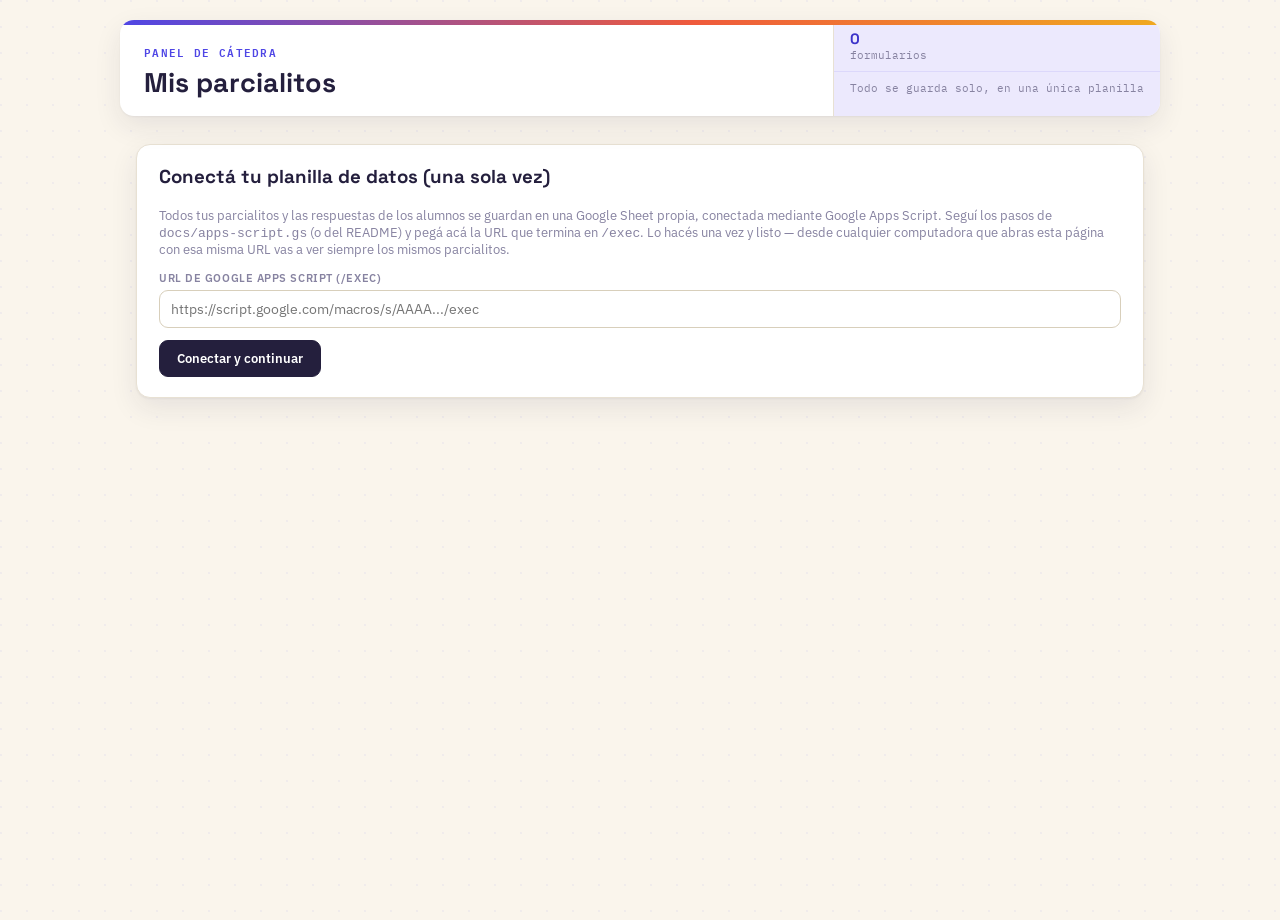
<file: index.html>
<!DOCTYPE html>
<html lang="es">
<head>
<meta charset="UTF-8">
<meta name="viewport" content="width=device-width, initial-scale=1">
<title>Mis parcialitos</title>
<link rel="preconnect" href="https://fonts.googleapis.com">
<link href="https://fonts.googleapis.com/css2?family=Space+Grotesk:wght@500;600;700&family=IBM+Plex+Sans:wght@400;500;600&family=IBM+Plex+Mono:wght@400;500;600&display=swap" rel="stylesheet">
<link rel="stylesheet" href="assets/style.css">
</head>
<body>

<div class="titleblock">
  <div class="titleblock__main">
    <p class="titleblock__eyebrow">Panel de cátedra</p>
    <h1 class="titleblock__title">Mis parcialitos</h1>
  </div>
  <div class="titleblock__meta">
    <div><b id="tb-count">0</b>formularios</div>
    <div><span>Todo se guarda solo, en una única planilla</span></div>
  </div>
</div>

<div class="app">

  <!-- ============ CONFIGURACIÓN INICIAL (solo la primera vez en este navegador) ============ -->
  <div id="setup-view" style="display:none;">
    <div class="export-card">
      <h3>Conectá tu planilla de datos (una sola vez)</h3>
      <p style="font-size:13px; color:var(--muted);">
        Todos tus parcialitos y las respuestas de los alumnos se guardan en una
        Google Sheet propia, conectada mediante Google Apps Script. Seguí los
        pasos de <code>docs/apps-script.gs</code> (o del README) y pegá acá la
        URL que termina en <code>/exec</code>. Lo hacés una vez y listo — desde
        cualquier computadora que abras esta página con esa misma URL vas a ver
        siempre los mismos parcialitos.
      </p>
      <label class="field-label">URL de Google Apps Script (/exec)</label>
      <input type="text" id="setup-url" placeholder="https://script.google.com/macros/s/AAAA.../exec">
      <button class="btn btn-primary" id="btn-save-url" style="margin-top:12px;">Conectar y continuar</button>
      <p id="setup-error" class="warn-banner" style="display:none; margin-top:12px;"></p>
    </div>
  </div>

  <!-- ============ DASHBOARD ============ -->
  <div id="dashboard-view" style="display:none;">
    <div class="toolbar">
      <span class="hint">Cada tarjeta es un parcialito completo: preguntas, puntaje, comisiones, QR y resultados.</span>
      <div style="display:flex; gap:8px;">
        <a class="btn" href="notas.html">📊 Libro de notas acumulado</a>
        <a class="btn" href="alumnos.html">🎓 Números de alumno</a>
        <button class="btn btn-ghost" id="btn-change-url">⚙ Cambiar planilla</button>
      </div>
    </div>
    <p id="orden-status" style="font-size:12px; color:var(--muted); margin:-6px 0 14px;">Arrastrá las tarjetas para ordenarlas: ese es el orden de las columnas del Libro de notas.</p>
    <div class="forms-grid" id="forms-grid"></div>
  </div>

</div>

<script src="assets/common.js"></script>
<script>
function fmtDate(iso) {
  if (!iso) return "";
  const d = new Date(iso);
  return d.toLocaleDateString("es-AR") + " " + d.toLocaleTimeString("es-AR", { hour: "2-digit", minute: "2-digit" });
}

async function init() {
  if (!getApiUrl()) { showSetup(); return; }
  await loadDashboard();
}

function showSetup(errorMsg) {
  document.getElementById("setup-view").style.display = "block";
  document.getElementById("dashboard-view").style.display = "none";
  if (errorMsg) {
    const el = document.getElementById("setup-error");
    el.style.display = "block"; el.textContent = errorMsg;
  }
}

document.getElementById("btn-save-url").addEventListener("click", async () => {
  const url = document.getElementById("setup-url").value.trim();
  if (!url) return;
  setApiUrl(url);
  document.getElementById("btn-save-url").textContent = "Probando conexión…";
  document.getElementById("btn-save-url").disabled = true;
  try {
    const res = await apiListForms();
    if (!res.ok) throw new Error(res.error || "Respuesta inesperada");
    await loadDashboard();
  } catch (err) {
    showSetup("No se pudo conectar: " + err.message + ". Revisá que la URL esté completa y que la implementación de Apps Script esté publicada como \"Cualquier usuario\".");
    document.getElementById("btn-save-url").textContent = "Conectar y continuar";
    document.getElementById("btn-save-url").disabled = false;
  }
});

document.getElementById("btn-change-url").addEventListener("click", () => {
  document.getElementById("setup-url").value = getApiUrl();
  showSetup();
});

async function loadDashboard() {
  document.getElementById("setup-view").style.display = "none";
  document.getElementById("dashboard-view").style.display = "block";
  const grid = document.getElementById("forms-grid");
  grid.innerHTML = '<p class="empty-note">Cargando parcialitos…</p>';

  let forms = [];
  try {
    const res = await apiListForms();
    if (!res.ok) throw new Error(res.error);
    forms = sortFormsByOrden(res.forms || [], (a, b) => new Date(b.updatedAt || b.createdAt) - new Date(a.updatedAt || a.createdAt));
  } catch (err) {
    grid.innerHTML = `<p class="empty-note">No se pudo cargar la lista (${escapeHtml(err.message)}).</p>`;
    return;
  }

  document.getElementById("tb-count").textContent = forms.length;
  grid.innerHTML = "";

  forms.forEach((form) => {
    const card = document.createElement("div");
    card.className = "form-card";
    card.draggable = true;
    card.dataset.id = form.id;
    card.innerHTML = `
      <span class="form-card__tick">${questionCountOf(form)} preg. · ${totalPointsOf(form)} pts</span>
      <div class="form-card__title">${escapeHtml(form.title || "Sin título")}</div>
      <div class="form-card__meta">
        <span>${(form.comisiones || []).length} comisión(es)</span>
        <span>Editado ${fmtDate(form.updatedAt || form.createdAt)}</span>
        <span class="result-badge ${computeEffectiveExamStatus(form) === "abierto" ? "ok" : "bad"}">${computeEffectiveExamStatus(form) === "abierto" ? "● Abierto" : "● Cerrado"}</span>
      </div>
      <div class="form-card__actions">
        <button class="btn btn-small btn-primary" data-act="edit">Editar</button>
        <button class="btn btn-small" data-act="publish">Publicar / QR</button>
        <button class="btn btn-small" data-act="results">Resultados</button>
        <button class="btn btn-small" data-act="duplicate">Duplicar</button>
        <button class="btn btn-small btn-danger" data-act="delete">Borrar</button>
      </div>`;
    card.querySelector('[data-act="edit"]').addEventListener("click", (e) => { e.stopPropagation(); location.href = "editor.html?id=" + form.id; });
    card.querySelector('[data-act="publish"]').addEventListener("click", (e) => { e.stopPropagation(); location.href = "editor.html?id=" + form.id + "&tab=publish"; });
    card.querySelector('[data-act="results"]').addEventListener("click", (e) => { e.stopPropagation(); location.href = "resultados.html?id=" + form.id; });
    card.querySelector('[data-act="duplicate"]').addEventListener("click", async (e) => {
      e.stopPropagation();
      const btn = e.currentTarget; btn.disabled = true; btn.textContent = "Duplicando…";
      const copy = JSON.parse(JSON.stringify(form));
      copy.id = uid("form");
      copy.title = (form.title || "Sin título") + " (copia)";
      copy.examStatus = "cerrado";
      copy.scheduledOpenAt = null;
      copy.scheduledCloseAt = null;
      copy.createdAt = new Date().toISOString();
      delete copy.updatedAt;
      delete copy.orden;
      await apiSaveForm(copy);
      location.href = "editor.html?id=" + copy.id;
    });
    card.querySelector('[data-act="delete"]').addEventListener("click", async (e) => {
      e.stopPropagation();
      if (!confirm(`¿Borrar "${form.title}"?`)) return;
      const btn = e.currentTarget;
      const borrarRespuestas = confirm(
        `¿También querés borrar TODAS las respuestas ya guardadas de "${form.title}"?\n\n` +
        `Aceptar = se borra el formulario Y todas sus respuestas (no se puede deshacer).\n` +
        `Cancelar = se borra solo el formulario, las respuestas quedan guardadas igual.`
      );
      btn.disabled = true; btn.textContent = "Borrando…";
      try {
        if (borrarRespuestas) {
          const res = await apiDeleteAllResponsesForForm(form.id);
          if (!res.ok) throw new Error(res.error || "No se pudieron borrar las respuestas.");
        }
        await apiDeleteForm(form.id);
        loadDashboard();
      } catch (err) {
        alert(`Ocurrió un problema: ${err.message || err}. Revisá que la implementación de Apps Script esté actualizada (Implementar → Nueva versión) y volvé a intentar.`);
        btn.disabled = false; btn.textContent = "Borrar";
      }
    });
    card.addEventListener("click", () => { location.href = "editor.html?id=" + form.id; });
    grid.appendChild(card);
  });

  /* ---------- arrastrar para ordenar ---------- */
  const ordenStatus = document.getElementById("orden-status");
  const ordenHint = "Arrastrá las tarjetas para ordenarlas: ese es el orden de las columnas del Libro de notas.";
  ordenStatus.textContent = ordenHint;
  let dragged = null;

  async function guardarOrden() {
    const ids = Array.from(grid.querySelectorAll(".form-card")).map((c) => c.dataset.id);
    const byId = {};
    forms.forEach((f) => { byId[f.id] = f; });
    const cambios = [];
    ids.forEach((id, i) => {
      const f = byId[id];
      if (f && f.orden !== i) { f.orden = i; cambios.push(f); }
    });
    if (cambios.length === 0) return;
    ordenStatus.textContent = "Guardando orden…";
    try {
      for (const f of cambios) {
        const res = await apiSaveForm(f);
        if (res && res.ok === false) throw new Error(res.error || "error desconocido");
      }
      ordenStatus.textContent = "Orden guardado ✓";
      setTimeout(() => { ordenStatus.textContent = ordenHint; }, 2500);
    } catch (err) {
      ordenStatus.textContent = "⚠ No se pudo guardar el orden: " + (err.message || err);
    }
  }

  grid.querySelectorAll(".form-card").forEach((card) => {
    card.addEventListener("dragstart", (e) => {
      dragged = card;
      card.classList.add("dragging");
      e.dataTransfer.effectAllowed = "move";
      e.dataTransfer.setData("text/plain", card.dataset.id);
    });
    card.addEventListener("dragover", (e) => {
      e.preventDefault();
      if (!dragged || dragged === card) return;
      const r = card.getBoundingClientRect();
      const antes = e.clientX < r.left + r.width / 2;
      grid.insertBefore(dragged, antes ? card : card.nextSibling);
    });
    card.addEventListener("drop", (e) => e.preventDefault());
    card.addEventListener("dragend", () => {
      card.classList.remove("dragging");
      if (dragged) { dragged = null; guardarOrden(); }
    });
  });

  const newCard = document.createElement("button");
  newCard.className = "new-form-card";
  newCard.textContent = "+ Nuevo parcialito en blanco";
  newCard.addEventListener("click", async () => {
    newCard.disabled = true; newCard.textContent = "Creando…";
    const f = makeBlankForm();
    await apiSaveForm(f);
    location.href = "editor.html?id=" + f.id;
  });
  grid.appendChild(newCard);

  const exampleCard = document.createElement("button");
  exampleCard.className = "new-form-card";
  exampleCard.innerHTML = "+ Empezar desde la plantilla de ejemplo";
  exampleCard.addEventListener("click", async () => {
    exampleCard.disabled = true; exampleCard.textContent = "Creando…";
    const f = defaultExampleForm();
    await apiSaveForm(f);
    location.href = "editor.html?id=" + f.id;
  });
  grid.appendChild(exampleCard);
}

init();
</script>
</body>
</html>
</file>
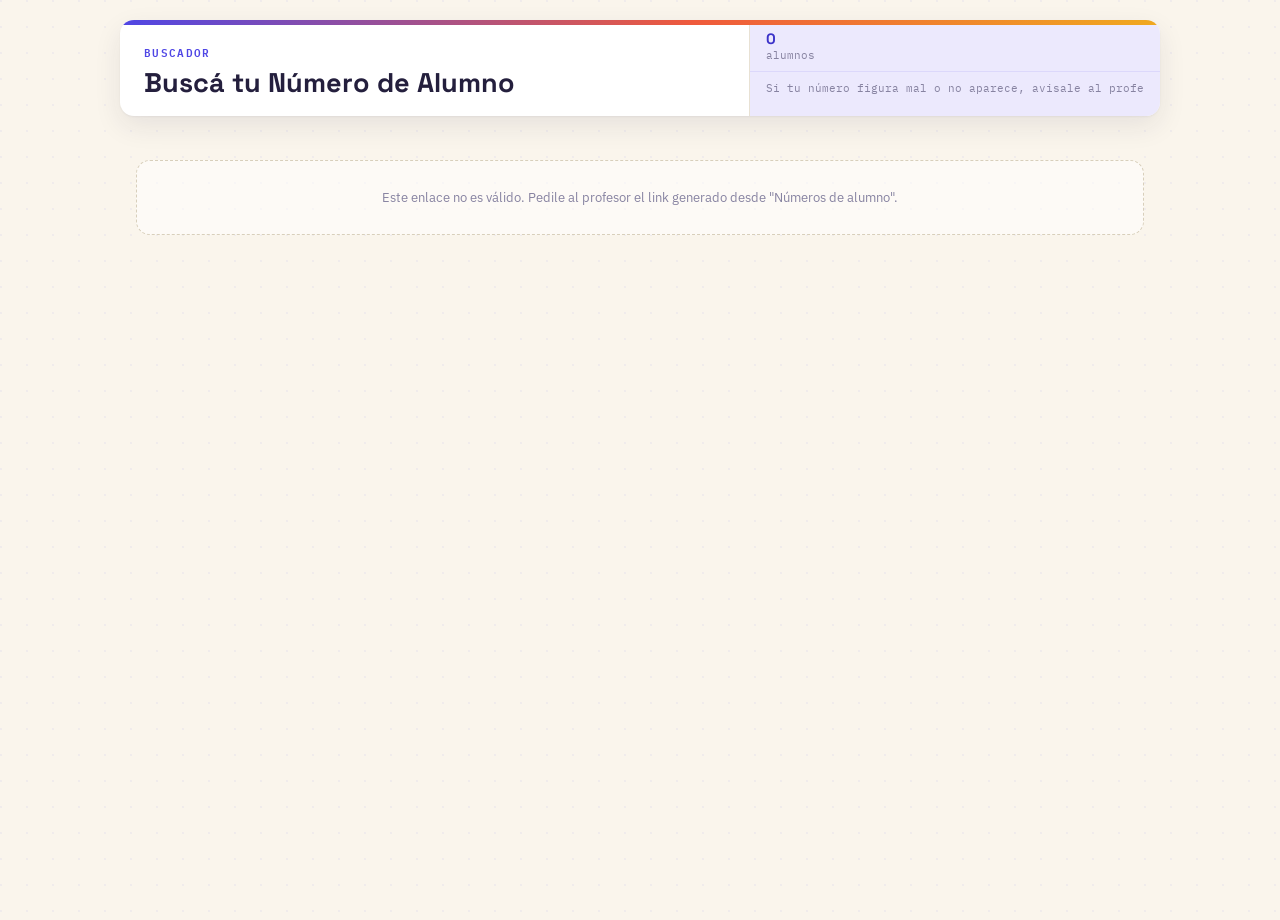
<file: alumnos-publicas.html>
<!DOCTYPE html>
<html lang="es">
<head>
<meta charset="UTF-8">
<meta name="viewport" content="width=device-width, initial-scale=1">
<title>Buscá tu número de alumno</title>
<link rel="preconnect" href="https://fonts.googleapis.com">
<link href="https://fonts.googleapis.com/css2?family=Space+Grotesk:wght@500;600;700&family=IBM+Plex+Sans:wght@400;500;600&family=IBM+Plex+Mono:wght@400;500;600&display=swap" rel="stylesheet">
<link rel="stylesheet" href="assets/style.css">
</head>
<body>

<div class="titleblock">
  <div class="titleblock__main">
    <p class="titleblock__eyebrow">Buscador</p>
    <h1 class="titleblock__title">Buscá tu Número de Alumno</h1>
  </div>
  <div class="titleblock__meta">
    <div><b id="tb-count">0</b>alumnos</div>
    <div><span>Si tu número figura mal o no aparece, avisale al profe</span></div>
  </div>
</div>

<div class="app">
  <div class="results-toolbar">
    <select id="filter-carrera"><option value="">Todas las carreras</option></select>
    <select id="filter-comision"><option value="">Todas las comisiones</option></select>
    <input type="text" id="filter-texto" placeholder="Buscate por apellido, nombre o N° de alumno…">
  </div>
  <div id="alumnos-container"><p class="empty-note">Cargando…</p></div>
</div>

<script src="assets/common.js"></script>
<script src="assets/alumnos-publicas.js"></script>
</body>
</html>
</file>
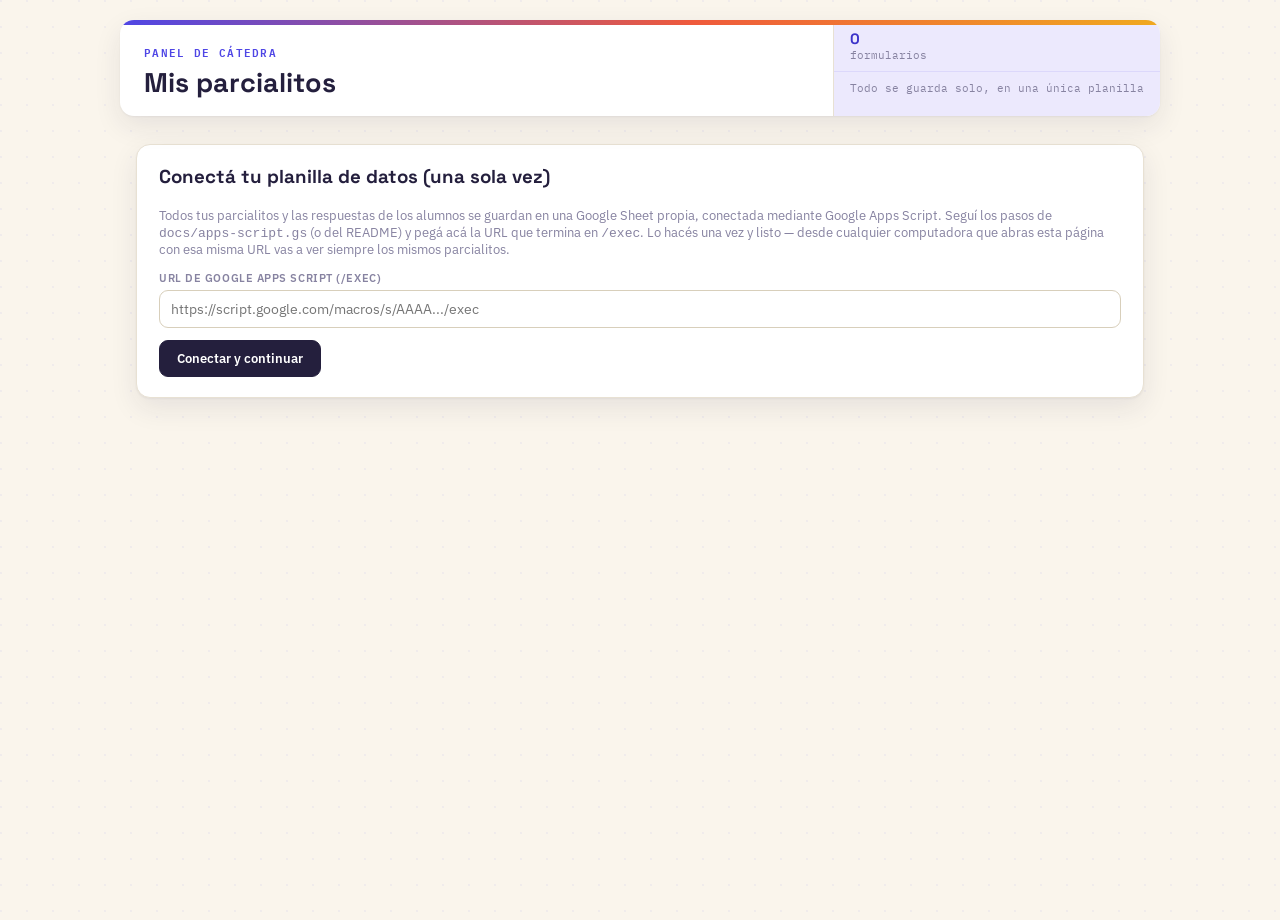
<file: alumnos.html>
<!DOCTYPE html>
<html lang="es">
<head>
<meta charset="UTF-8">
<meta name="viewport" content="width=device-width, initial-scale=1">
<title>Números de alumno</title>
<link rel="preconnect" href="https://fonts.googleapis.com">
<link href="https://fonts.googleapis.com/css2?family=Space+Grotesk:wght@500;600;700&family=IBM+Plex+Sans:wght@400;500;600&family=IBM+Plex+Mono:wght@400;500;600&display=swap" rel="stylesheet">
<link rel="stylesheet" href="assets/style.css">
</head>
<body>

<div class="titleblock">
  <div class="titleblock__main">
    <p class="titleblock__eyebrow"><a href="index.html" style="color:var(--blue); text-decoration:none;">← Mis parcialitos</a></p>
    <h1 class="titleblock__title">Números de alumno</h1>
  </div>
  <div class="titleblock__meta">
    <div><b id="tb-count">0</b>alumnos</div>
    <div><span>Sincronizado en vivo con el formulario de inscripción</span></div>
  </div>
</div>

<div class="app">

  <!-- ============ CONFIGURACIÓN DE LA PLANILLA DE INSCRIPCIÓN ============ -->
  <div id="config-view" style="display:none;">
    <div class="export-card">
      <h3>Conectá el formulario de inscripción</h3>
      <p style="font-size:13px; color:var(--muted);">
        Esta sección lee, en el momento, la planilla de respuestas de tu
        Google Form de inscripción — no se copia nada acá. Si más adelante
        corregís un N° de alumno directamente en esa planilla, se va a ver
        actualizado enseguida, sin que tengas que hacer nada en este sitio.
      </p>
      <p style="font-size:13px; color:var(--muted);">
        <b>Cómo conseguir el ID:</b> abrí la planilla de respuestas del
        formulario (Google Sheets), mirá la URL — es la parte entre
        <code>/d/</code> y <code>/edit</code>:<br>
        <code>docs.google.com/spreadsheets/d/<b>ESTE-ES-EL-ID</b>/edit</code><br>
        Tiene que estar compartida (aunque sea como lector) con la misma
        cuenta de Google con la que implementaste el Apps Script.
      </p>
      <label class="field-label">ID de la planilla de respuestas</label>
      <input type="text" id="config-sheet-id" placeholder="Ej: 1AbCdEfGhIjKlMnOpQrStUvWxYz...">
      <label class="field-label">Nombre de la pestaña (opcional — si no la sabés, dejalo vacío y se usa la primera)</label>
      <input type="text" id="config-tab-name" placeholder='Ej: "Respuestas de formulario 1"'>
      <button class="btn btn-primary" id="btn-save-config" style="margin-top:12px;">Conectar y continuar</button>
      <p id="config-error" class="warn-banner" style="display:none; margin-top:12px;"></p>
    </div>
  </div>

  <!-- ============ TABLA DE ALUMNOS ============ -->
  <div id="alumnos-view" style="display:none;">
    <div class="results-toolbar">
      <select id="filter-carrera"><option value="">Todas las carreras</option></select>
      <select id="filter-comision"><option value="">Todas las comisiones</option></select>
      <select id="filter-condicion"><option value="">1er. Año y Recursantes</option></select>
      <input type="text" id="filter-texto" placeholder="Buscar por apellido, nombre o N° de alumno…">
      <button class="btn" id="btn-refresh">↻ Actualizar</button>
      <button class="btn btn-accent" id="btn-share-public">🔗 Compartir con alumnos</button>
      <button class="btn btn-ghost" id="btn-change-config">⚙ Cambiar planilla</button>
    </div>
    <div id="public-share-card" style="display:none;"></div>
    <p class="hint" style="font-size:12px; color:var(--muted); margin:-6px 0 14px;">
      La Comisión se completa sola con la que el alumno eligió al rendir su primer parcialito (marcada como <b>✓ auto</b>). Para los que todavía no rindieron nada, podés asignarla vos acá a mano — en cuanto rindan su primer parcialito, se va a reemplazar sola por la real.
    </p>
    <div id="alumnos-container"><p class="empty-note">Cargando…</p></div>
  </div>

</div>

<script src="assets/common.js"></script>
<script src="assets/alumnos.js"></script>
</body>
</html>
</file>
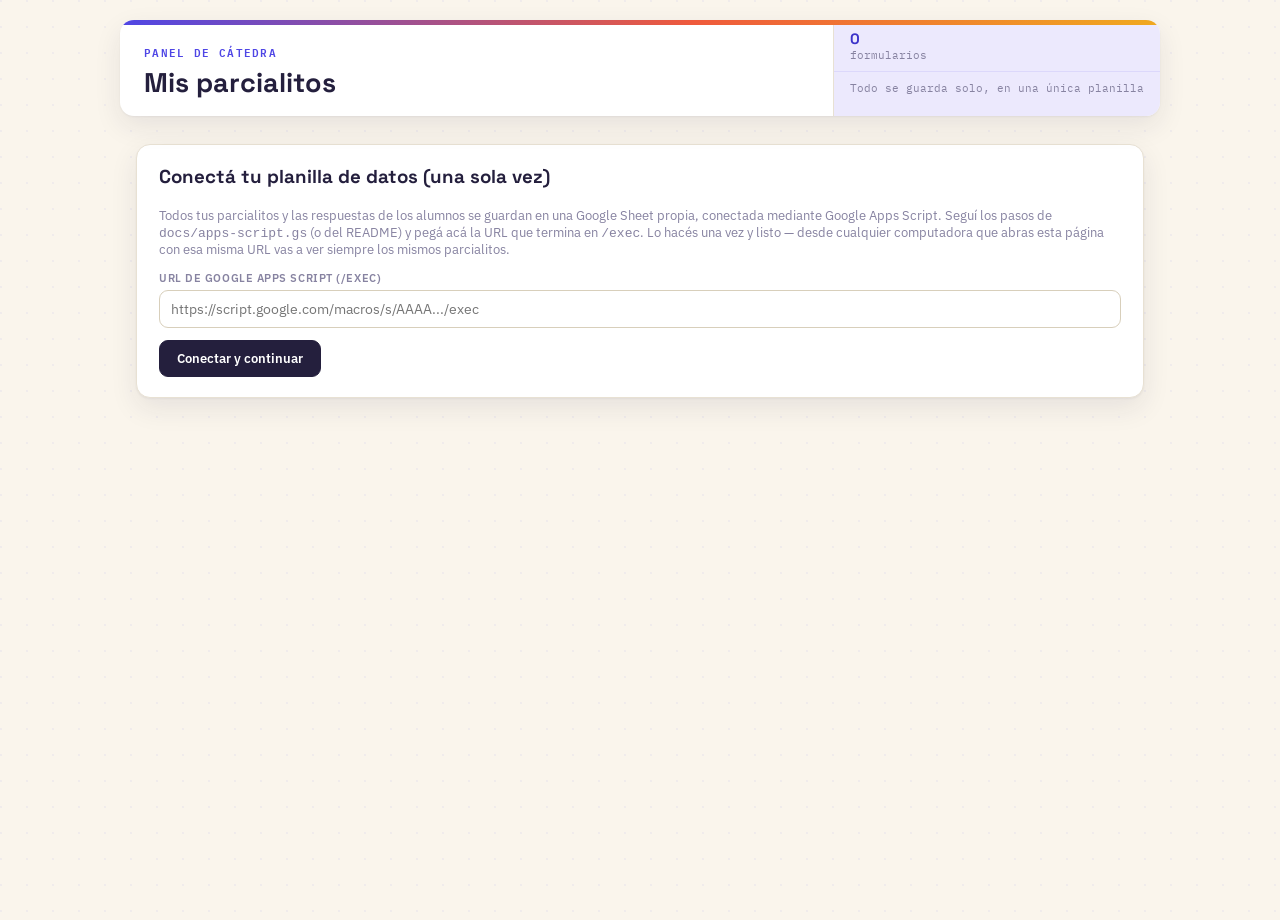
<file: editor.html>
<!DOCTYPE html>
<html lang="es">
<head>
<meta charset="UTF-8">
<meta name="viewport" content="width=device-width, initial-scale=1">
<title>Editor de parcialito</title>
<link rel="preconnect" href="https://fonts.googleapis.com">
<link href="https://fonts.googleapis.com/css2?family=Space+Grotesk:wght@500;600;700&family=IBM+Plex+Sans:wght@400;500;600&family=IBM+Plex+Mono:wght@400;500;600&display=swap" rel="stylesheet">
<link rel="stylesheet" href="assets/style.css">
</head>
<body>

<div class="titleblock">
  <div class="titleblock__main">
    <p class="titleblock__eyebrow"><a href="index.html" style="color:var(--blue); text-decoration:none;">← Mis parcialitos</a></p>
    <h1 class="titleblock__title" id="tb-title">Cargando…</h1>
  </div>
  <div class="titleblock__meta">
    <div><b id="tb-count">0</b>preguntas</div>
    <div><b id="tb-points">0 pts</b>puntaje total</div>
    <div><span id="save-status">Cargando…</span></div>
  </div>
</div>

<nav class="ruler-tabs">
  <button class="active" data-view="view-editor">01 · Editor</button>
  <button data-view="view-intro">02 · Inicio del alumno</button>
  <button data-view="view-take">03 · Vista previa</button>
  <button data-view="view-publish">04 · Publicar / QR</button>
</nav>

<div class="app">

  <!-- ============ EDITOR ============ -->
  <section id="view-editor" class="view active">
    <div class="toolbar">
      <span class="hint">Los cambios se guardan solos (mirá el indicador de arriba a la derecha).</span>
    </div>

    <div class="section-card" style="margin-bottom:22px;">
      <div class="section-card__head" style="background:var(--accent-soft);">
        <span class="section-tick" style="border-color:var(--accent); color:var(--accent);">TÍTULO Y CONFIGURACIÓN</span>
      </div>
      <div class="section-card__body">
        <label class="field-label">Título del parcialito</label>
        <input type="text" id="form-title">
        <label class="field-label">Subtítulo / tema</label>
        <input type="text" id="form-subtitle">

        <label class="field-label">Carreras (el alumno elige la suya al empezar)</label>
        <div class="tag-input" id="carreras-input"></div>

        <label class="field-label">Comisiones / turnos (cada una tiene su propio QR — vas a proyectar el que corresponda)</label>
        <div class="tag-input" id="comisiones-input"></div>

        <label class="field-label">Tiempo límite para responder (minutos, opcional)</label>
        <input type="number" id="form-timelimit" min="1" placeholder="Sin límite de tiempo" style="max-width:180px;">
      </div>
    </div>

    <div id="builder-sections"></div>
  </section>

  <!-- ============ PANTALLA DE INICIO DEL ALUMNO ============ -->
  <section id="view-intro" class="view">
    <div class="toolbar">
      <span class="hint">Así arrancás la pantalla que ve el alumno antes de responder — mensaje de bienvenida y qué datos le pedís.</span>
    </div>

    <div class="section-card" style="margin-bottom:22px;">
      <div class="section-card__head" style="background:var(--accent-soft);">
        <span class="section-tick" style="border-color:var(--accent); color:var(--accent);">MENSAJE DE BIENVENIDA</span>
      </div>
      <div class="section-card__body">
        <label class="field-label">Texto que ve el alumno antes de empezar</label>
        <textarea id="intro-welcome" style="min-height:70px;"></textarea>
      </div>
    </div>

    <div class="section-card" style="margin-bottom:22px;">
      <div class="section-card__head">
        <span class="section-tick">DATOS ESTANDARIZADOS</span>
      </div>
      <div class="section-card__body">
        <div class="checkrow"><input type="checkbox" id="intro-show-nombre"><label for="intro-show-nombre">&nbsp;Apellido y Nombre</label></div>
        <div class="checkrow" style="margin-top:8px;"><input type="checkbox" disabled checked><label>&nbsp;N° de Alumno (siempre activo — es el identificador del sistema, no se puede desactivar)</label></div>
        <div class="checkrow" style="margin-top:8px;"><input type="checkbox" id="intro-show-mail"><label for="intro-show-mail">&nbsp;Mail</label></div>
      </div>
    </div>

    <div class="section-card">
      <div class="section-card__head">
        <span class="section-tick">CAMPOS PROPIOS</span>
      </div>
      <div class="section-card__body">
        <div id="intro-custom-fields"></div>
        <div class="add-question-row">
          <button class="btn btn-small" id="btn-add-intro-text">+ Campo de texto</button>
          <button class="btn btn-small" id="btn-add-intro-choice">+ Campo de opciones</button>
        </div>
      </div>
    </div>
  </section>

  <!-- ============ VISTA PREVIA ============ -->
  <section id="view-take" class="view">
    <div class="toolbar">
      <span class="hint">Así lo ve el alumno. Probá la corrección antes de publicar (acá no se guarda nada en la planilla).</span>
    </div>
    <div id="take-root"></div>
  </section>

  <!-- ============ PUBLICAR ============ -->
  <section id="view-publish" class="view">
    <div class="toolbar">
      <span class="hint">Un QR distinto por cada comisión — proyectá el que corresponda según quién esté rindiendo.</span>
    </div>

    <div class="export-card" style="margin-bottom:20px;">
      <h3>Control del parcial</h3>
      <p style="font-size:13px;color:var(--muted);">Mientras esté <b>cerrado</b>, los alumnos que escaneen cualquiera de los QR ven una pantalla de espera y no pueden cargar respuestas. Iniciá cuando estés listo en el aula, y finalizá cuando se acabe el tiempo — a partir de ahí no se acepta ningún envío más.</p>
      <div style="display:flex; align-items:center; gap:14px; margin-top:10px; flex-wrap:wrap;">
        <span id="exam-status-badge" class="result-badge">—</span>
        <button class="btn btn-accent" id="btn-start-exam">▶ Iniciar parcial</button>
        <button class="btn btn-danger" id="btn-end-exam">■ Finalizar parcial</button>
      </div>
      <label class="field-label" style="margin-top:16px;">Horario automático general (opcional — aplica a todas las comisiones que no tengan un horario propio más abajo)</label>
      <div style="display:flex; gap:14px; flex-wrap:wrap;">
        <div>
          <label class="field-label" style="margin-top:0;">Apertura</label>
          <input type="datetime-local" id="exam-open-at">
        </div>
        <div>
          <label class="field-label" style="margin-top:0;">Cierre</label>
          <input type="datetime-local" id="exam-close-at">
        </div>
        <div style="align-self:flex-end;">
          <button class="btn btn-small btn-ghost" id="btn-clear-schedule">Quitar horario, volver a manual</button>
        </div>
      </div>
    </div>

    <div id="publish-warning"></div>
    <div class="forms-grid" id="qr-per-comision"></div>

    <div class="export-card" style="margin-top:20px;">
      <h3>Respaldo</h3>
      <p style="font-size:13px; color:var(--muted);">El formulario ya vive en tu planilla central, esto es solo por si querés un respaldo aparte.</p>
      <button class="btn btn-primary" id="btn-download-json">⬇ Descargar copia .json</button>
      <label class="field-label" style="margin-top:16px;">Ver resultados</label>
      <button class="btn" id="btn-go-results">Abrir panel de resultados →</button>
    </div>
  </section>

</div>

<script src="assets/common.js"></script>
<script src="assets/editor.js"></script>
</body>
</html>
</file>
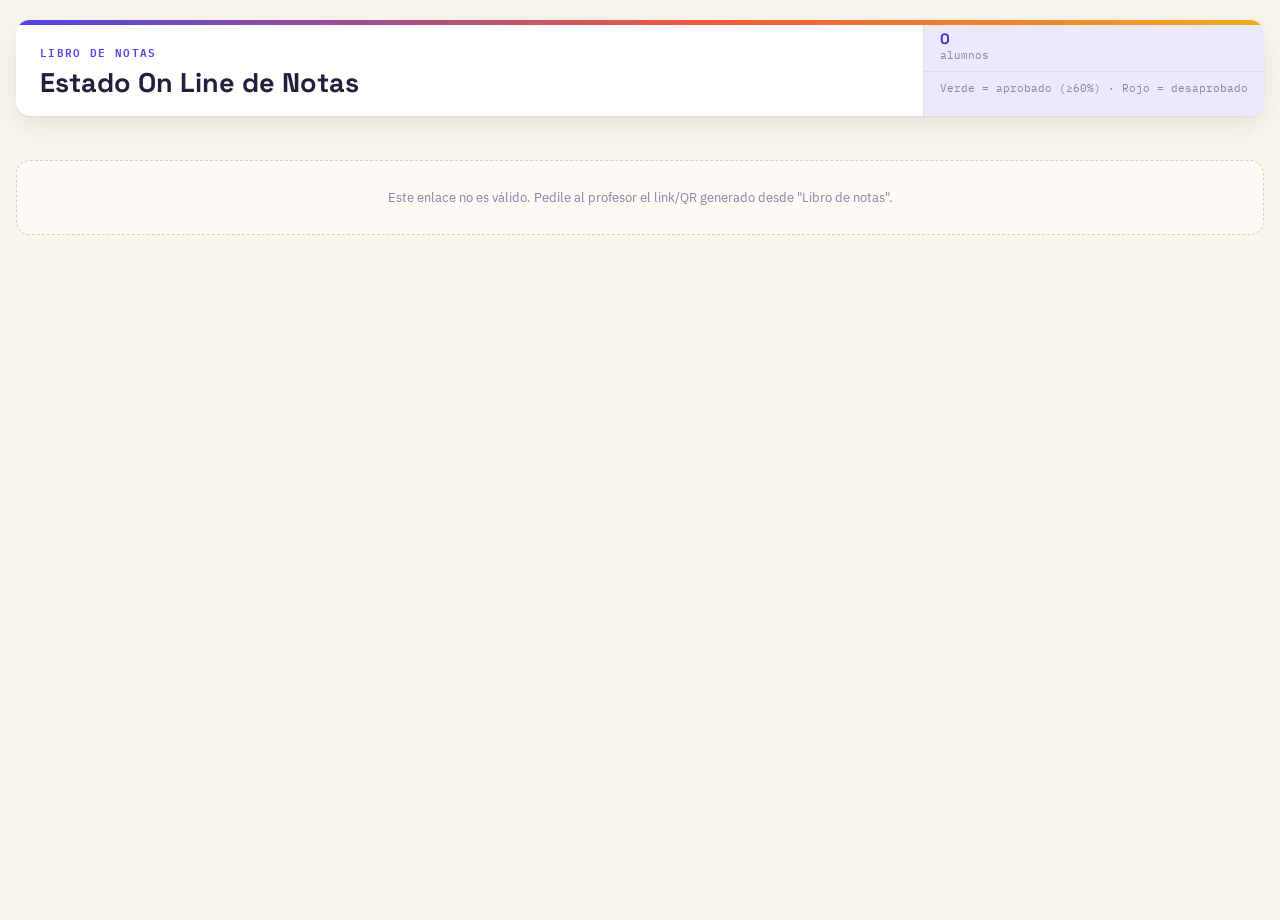
<file: notas-publicas.html>
<!DOCTYPE html>
<html lang="es">
<head>
<meta charset="UTF-8">
<meta name="viewport" content="width=device-width, initial-scale=1">
<title>Notas</title>
<link rel="preconnect" href="https://fonts.googleapis.com">
<link href="https://fonts.googleapis.com/css2?family=Space+Grotesk:wght@500;600;700&family=IBM+Plex+Sans:wght@400;500;600&family=IBM+Plex+Mono:wght@400;500;600&display=swap" rel="stylesheet">
<link rel="stylesheet" href="assets/style.css">
</head>
<body>

<div class="titleblock">
  <div class="titleblock__main">
    <p class="titleblock__eyebrow">Libro de notas</p>
    <h1 class="titleblock__title">Estado On Line de Notas</h1>
  </div>
  <div class="titleblock__meta">
    <div><b id="tb-count">0</b>alumnos</div>
    <div><span>Verde = aprobado (≥60%) · Rojo = desaprobado</span></div>
  </div>
</div>

<div class="app">
  <div class="results-toolbar">
    <select id="filter-comision"><option value="">Todas las comisiones</option></select>
    <input type="text" id="filter-nombre" placeholder="Buscate por nombre o N° de alumno…">
    <button class="btn" id="btn-refresh">↻ Actualizar</button>
  </div>
  <div id="notas-container"><p class="empty-note">Cargando…</p></div>
</div>

<script src="assets/common.js"></script>
<script src="assets/notas-publicas.js"></script>
</body>
</html>
</file>
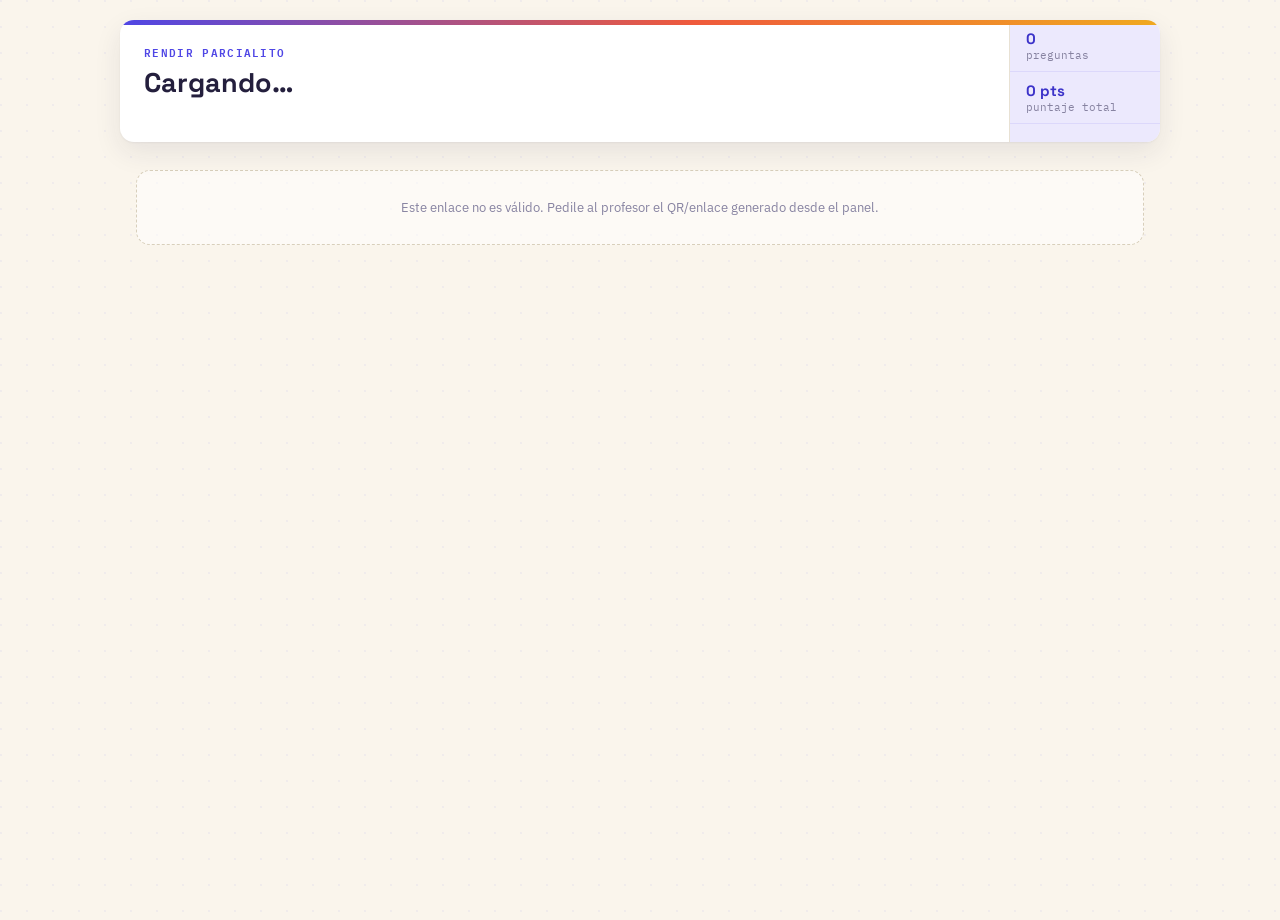
<file: take.html>
<!DOCTYPE html>
<html lang="es">
<head>
<meta charset="UTF-8">
<meta name="viewport" content="width=device-width, initial-scale=1">
<title>Rendir parcialito</title>
<link rel="preconnect" href="https://fonts.googleapis.com">
<link href="https://fonts.googleapis.com/css2?family=Space+Grotesk:wght@500;600;700&family=IBM+Plex+Sans:wght@400;500;600&family=IBM+Plex+Mono:wght@400;500;600&display=swap" rel="stylesheet">
<link rel="stylesheet" href="assets/style.css">
<style>
  body{ -webkit-user-select:none; user-select:none; } /* disuade copiar texto, no bloquea capturas */
</style>
</head>
<body oncontextmenu="return false;">

<div class="watermark-layer" id="watermark"></div>

<div class="titleblock">
  <div class="titleblock__main">
    <p class="titleblock__eyebrow">Rendir parcialito</p>
    <h1 class="titleblock__title" id="tb-title">Cargando…</h1>
  </div>
  <div class="titleblock__meta">
    <div><b id="tb-count">0</b>preguntas</div>
    <div><b id="tb-points">0 pts</b>puntaje total</div>
    <div><span id="tb-subtitle"></span></div>
  </div>
</div>

<div class="app">
  <div id="identity-root"><p class="empty-note">Cargando el parcialito…</p></div>
  <div id="take-root" style="display:none;"></div>
</div>

<script src="assets/common.js"></script>
<script>
const qp = new URLSearchParams(location.search);
const takeFormId = qp.get("id");
const takeApiUrl = qp.get("api") ? decodeURIComponent(qp.get("api")) : "";
const fixedComision = qp.get("comision") ? decodeURIComponent(qp.get("comision")) : "";
const SUBMITTED_KEY_PREFIX = "parcialito_submitted_";

let form = null;
let tabSwitchesByQuestion = {};
let tabSwitchesGeneral = 0;
let currentQuestionId = null;
let timerInterval = null;
const identityRoot = document.getElementById("identity-root");
const takeRoot = document.getElementById("take-root");

async function boot() {
  if (!takeFormId || !takeApiUrl) {
    identityRoot.innerHTML = '<div class="empty-note">Este enlace no es válido. Pedile al profesor el QR/enlace generado desde el panel.</div>';
    return;
  }
  try {
    const data = await apiGetExplicit(takeApiUrl, "getform", { formId: takeFormId });
    if (!data.ok) throw new Error(data.error || "No se encontró el parcialito");
    form = data.form;
  } catch (err) {
    identityRoot.innerHTML = `<div class="empty-note">No se pudo cargar el parcialito (${escapeHtml(String(err.message || err))}). Probá de nuevo o avisale al profesor.</div>`;
    return;
  }

  document.getElementById("tb-title").textContent = form.title || "Parcialito";
  document.getElementById("tb-subtitle").textContent = form.subtitle || "";
  const allQuestions = form.sections.flatMap((s) => s.questions);
  const totalPoints = allQuestions.reduce((a, q) => a + (Number(q.points) || 0), 0);
  document.getElementById("tb-count").textContent = allQuestions.length;
  document.getElementById("tb-points").textContent = totalPoints + " pts";

  const already = localStorage.getItem(SUBMITTED_KEY_PREFIX + form.id);
  if (already) {
    try {
      const info = JSON.parse(already);
      identityRoot.innerHTML = "";
      const panel = document.createElement("div");
      panel.className = "score-panel";
      panel.innerHTML = `<span>Ya enviaste tu respuesta</span><span class="num">${info.nota != null ? formatNotaValue(info.nota) : formatNota(info.score, info.totalPoints)}</span>`;
      identityRoot.appendChild(panel);
      return;
    } catch (e) { /* si el dato local está corrupto, seguimos como si no hubiera nada */ }
  }

  if (computeEffectiveExamStatus(form, fixedComision) !== "abierto") {
    renderWaitingRoom();
  } else {
    renderIdentity();
  }
}

function renderWaitingRoom() {
  identityRoot.innerHTML = `
    <div class="empty-note">
      <p style="margin:0 0 6px;font-family:var(--font-display);font-size:16px;color:var(--ink);">El profesor todavía no inició el parcial</p>
      <p style="margin:0;">Esta pantalla se actualiza sola — dejala abierta, no hace falta que hagas nada.</p>
    </div>`;
  setTimeout(async () => {
    try {
      const data = await apiGetExplicit(takeApiUrl, "getform", { formId: takeFormId });
      if (data.ok) form = data.form;
    } catch (e) { /* reintenta igual en el próximo ciclo */ }
    if (computeEffectiveExamStatus(form, fixedComision) === "abierto") renderIdentity();
    else renderWaitingRoom();
  }, 4000);
}

function renderIdentity() {
  identityRoot.innerHTML = "";
  const cfg = form.introConfig || { welcomeMessage: "", showApellidoNombre: true, showMail: false, customFields: [] };
  const card = document.createElement("div");
  card.className = "take-question";
  card.innerHTML = `<div class="take-question__label">${formatRichText(escapeHtml(cfg.welcomeMessage || "Antes de empezar"))}</div>`;

  let nameInp = null, numInp = null, mailInp = null, carreraSel = null;

  function buildField(labelText, inputType, extraInputProps) {
    const field = document.createElement("div");
    field.innerHTML = `<label class="field-label">${escapeHtml(labelText)}</label>`;
    const inp = document.createElement("input");
    inp.type = inputType;
    if (extraInputProps) Object.assign(inp, extraInputProps);
    field.appendChild(inp);
    card.appendChild(field);
    return inp;
  }

  if (cfg.showApellidoNombre !== false) {
    nameInp = buildField("Apellido/s y Nombre/s", "text");
  }

  numInp = buildField("N° de alumno (3 dígitos, ej. 007)", "text", { inputMode: "numeric", maxLength: 3 });

  if (cfg.showMail) {
    mailInp = buildField("Mail", "email");
  }

  const checkWrap = document.createElement("div");
  checkWrap.style.cssText = "margin-top:4px;";
  const checkBtn = document.createElement("button");
  checkBtn.type = "button"; checkBtn.className = "btn btn-small"; checkBtn.textContent = "Comprobar mis datos";
  const checkMsg = document.createElement("div");
  checkMsg.style.cssText = "font-size:12px; margin-top:6px;";
  checkBtn.addEventListener("click", async () => {
    const numVal = numInp.value.trim();
    const nameVal = nameInp ? nameInp.value.trim() : "";
    const mailVal = mailInp ? mailInp.value.trim() : "";

    let paramKey, value;
    if (/^\d{3}$/.test(numVal)) { paramKey = "numeroAlumno"; value = numVal; }
    else if (nameVal) { paramKey = "nombre"; value = nameVal; }
    else if (mailVal) { paramKey = "mail"; value = mailVal; }
    else {
      checkMsg.textContent = "Completá tu N° de alumno (3 dígitos), tu nombre o tu mail para poder comprobar.";
      checkMsg.style.color = "var(--accent-strong)";
      return;
    }

    checkBtn.disabled = true;
    const prevText = checkBtn.textContent;
    checkBtn.textContent = "Buscando…";
    try {
      const res = await apiGetExplicit(takeApiUrl, "lookupstudent", { [paramKey]: value });
      if (res.ok && res.found) {
        if (nameInp && res.nombre) nameInp.value = res.nombre;
        if (numInp && res.numeroAlumno) numInp.value = res.numeroAlumno;
        if (carreraSel && res.carrera) carreraSel.value = res.carrera;
        if (mailInp && res.mail) mailInp.value = res.mail;
        checkMsg.textContent = "Te reconocimos de un parcialito anterior — completamos tus datos. Podés corregir cualquier campo si hace falta.";
        checkMsg.style.color = "var(--good)";
      } else {
        const labels = { numeroAlumno: "el N° de alumno", nombre: "el nombre", mail: "el mail" };
        checkMsg.textContent = `No encontramos ${labels[paramKey]} "${value}" registrado. Revisá que esté bien escrito, o completá tus datos manualmente.`;
        checkMsg.style.color = "var(--accent-strong)";
      }
    } catch (e) {
      checkMsg.textContent = "No se pudo comprobar en este momento.";
      checkMsg.style.color = "var(--accent-strong)";
    }
    checkBtn.disabled = false; checkBtn.textContent = prevText;
  });
  checkWrap.appendChild(checkBtn);
  checkWrap.appendChild(checkMsg);
  card.appendChild(checkWrap);

  const customInputs = [];
  (cfg.customFields || []).forEach((field) => {
    const fieldWrap = document.createElement("div");
    fieldWrap.innerHTML = `<label class="field-label">${escapeHtml(field.label || "Campo")}</label>`;
    if (field.type === "choice") {
      const sel = document.createElement("select");
      sel.style.cssText = "width:100%; border:1px solid var(--line-strong); border-radius:2px; padding:8px 10px; font-size:14px;";
      const empty = document.createElement("option"); empty.value = ""; empty.textContent = "Elegí una opción…";
      sel.appendChild(empty);
      (field.options || []).forEach((o) => { const op = document.createElement("option"); op.value = o.text; op.textContent = o.text; sel.appendChild(op); });
      fieldWrap.appendChild(sel);
      customInputs.push({ field, getValue: () => sel.value });
    } else {
      const inp = document.createElement("input"); inp.type = "text";
      fieldWrap.appendChild(inp);
      customInputs.push({ field, getValue: () => inp.value.trim() });
    }
    card.appendChild(fieldWrap);
  });

  if (form.carreras && form.carreras.length > 0) {
    const carreraField = document.createElement("div");
    carreraField.innerHTML = `<label class="field-label">Carrera</label>`;
    carreraSel = document.createElement("select");
    carreraSel.style.cssText = "width:100%; border:1px solid var(--line-strong); border-radius:2px; padding:8px 10px; font-size:14px;";
    const emptyCarreraOpt = document.createElement("option"); emptyCarreraOpt.value = ""; emptyCarreraOpt.textContent = "Elegí tu carrera…";
    carreraSel.appendChild(emptyCarreraOpt);
    form.carreras.forEach((c) => { const o = document.createElement("option"); o.value = c; o.textContent = c; carreraSel.appendChild(o); });
    carreraField.appendChild(carreraSel);
    card.appendChild(carreraField);
  }

  const comField = document.createElement("div");
  let comSel = null;
  if (fixedComision) {
    comField.innerHTML = `<label class="field-label">Comisión</label><div class="warn-banner" style="background:var(--blue-soft); border-color:var(--blue); color:var(--blue);">${escapeHtml(fixedComision)}</div>`;
  } else {
    comField.innerHTML = `<label class="field-label">Comisión</label>`;
    comSel = document.createElement("select");
    comSel.style.cssText = "width:100%; border:1px solid var(--line-strong); border-radius:2px; padding:8px 10px; font-size:14px;";
    const emptyOpt = document.createElement("option"); emptyOpt.value = ""; emptyOpt.textContent = "Elegí tu comisión…";
    comSel.appendChild(emptyOpt);
    (form.comisiones || []).forEach((c) => { const o = document.createElement("option"); o.value = c; o.textContent = c; comSel.appendChild(o); });
    comField.appendChild(comSel);
  }
  card.appendChild(comField);

  const startBtn = document.createElement("button");
  startBtn.className = "btn btn-accent"; startBtn.style.marginTop = "14px";
  startBtn.textContent = "Empezar";
  startBtn.addEventListener("click", async () => {
    const nombre = nameInp ? nameInp.value.trim() : "";
    const numeroAlumno = numInp.value.trim();
    const comision = fixedComision || (comSel ? comSel.value : "");
    const carrera = carreraSel ? carreraSel.value : "";
    const mail = mailInp ? mailInp.value.trim() : "";

    if (cfg.showApellidoNombre !== false && !nombre) { alert("Completá tu Apellido y Nombre para continuar."); return; }
    if (!/^\d{3}$/.test(numeroAlumno)) { alert("El N° de alumno tiene que tener exactamente 3 dígitos (ejemplo: 007)."); return; }
    if (!comision) { alert("Elegí tu comisión para continuar."); return; }
    if (carreraSel && !carrera) { alert("Elegí tu carrera para continuar."); return; }
    if (cfg.showMail && !mail) { alert("Completá tu mail para continuar."); return; }
    for (const ci of customInputs) {
      if (!ci.getValue()) { alert(`Completá "${ci.field.label || "el campo"}" para continuar.`); return; }
    }

    const extra = {};
    customInputs.forEach((ci) => { extra[ci.field.label || ci.field.id] = ci.getValue(); });
    const identity = { nombre, numeroAlumno, comision, carrera, mail, extra };

    startBtn.disabled = true; startBtn.textContent = "Verificando…";
    try {
      const data = await apiGetExplicit(takeApiUrl, "check", { formId: form.id, numeroAlumno, comision });
      if (data.submitted) {
        identityRoot.innerHTML = '<div class="warn-banner">Este número de alumno ya tiene una respuesta (o asistencia) registrada para este parcialito en esta comisión. No se puede volver a rendir.</div>';
        return;
      }
    } catch (e) {
      console.warn("No se pudo verificar reingreso, se continúa igual.", e);
    }

    /* Apenas arranca — antes de mostrarle ninguna pregunta — queda
       registrado que asistió (fila "asistencia sin rendir", sin nota). Si
       más adelante entrega el parcial, esa misma fila se completa con su
       puntaje y nota reales. Si se va sin terminar, queda tal cual: asistió,
       no rindió — no hace falta que haga nada más ni que elija nada.
       Usa fetchJsonWithRetry_ (con reintentos) en vez de un fetch simple,
       porque justo acá es donde más alumnos pegan al mismo tiempo (todos
       arrancando juntos). */
    try {
      await fetchJsonWithRetry_(takeApiUrl, {
        method: "POST",
        headers: { "Content-Type": "text/plain;charset=utf-8" },
        body: JSON.stringify({
          action: "confirmarasistencia", formId: form.id, formTitle: form.title,
          comision, carrera, numeroAlumno, nombre, mail, extra,
        }),
      });
    } catch (e) {
      console.warn("No se pudo registrar la asistencia por separado — si entrega el parcial, va a quedar guardado igual con el envío final.", e);
    }

    setupWatermark(nombre || numeroAlumno, numeroAlumno);
    identityRoot.style.display = "none";
    takeRoot.style.display = "block";
    renderTake(identity);
  });
  card.appendChild(startBtn);
  identityRoot.appendChild(card);
}

function setupWatermark(nombre, numeroAlumno) {
  const wm = document.getElementById("watermark");
  const text = `${nombre} · ${numeroAlumno}`;
  for (let i = 0; i < 24; i++) {
    const span = document.createElement("span"); span.textContent = text; wm.appendChild(span);
  }
}

document.addEventListener("visibilitychange", () => {
  if (!document.hidden) return;
  if (currentQuestionId) tabSwitchesByQuestion[currentQuestionId] = (tabSwitchesByQuestion[currentQuestionId] || 0) + 1;
  else tabSwitchesGeneral++;
});

function renderTake(identity) {
  takeRoot.innerHTML = "";
  const answers = {};
  const allQuestions = form.sections.flatMap((s) => s.questions.map((q) => Object.assign({}, q, { __sectionTitle: s.title })));
  const totalPoints = allQuestions.reduce((a, q) => a + (Number(q.points) || 0), 0);
  let qIndex = 0;
  let timerBadge = null;

  if (form.timeLimitMinutes) {
    timerBadge = document.createElement("div");
    timerBadge.className = "timer-badge"; timerBadge.id = "timer-badge";
    let secondsLeft = form.timeLimitMinutes * 60;
    updateTimer();
    timerInterval = setInterval(() => {
      secondsLeft--; updateTimer();
      if (secondsLeft <= 0) { clearInterval(timerInterval); doSubmit(true); }
    }, 1000);
    function updateTimer() {
      const m = Math.floor(secondsLeft / 60), s = secondsLeft % 60;
      timerBadge.textContent = `⏱ ${m}:${String(s).padStart(2, "0")}`;
      timerBadge.classList.toggle("warn", secondsLeft <= 60);
    }
  }

  history.pushState({ take: true, q: 0 }, "", location.href);
  window.addEventListener("popstate", () => { history.pushState({ take: true, q: qIndex }, "", location.href); });

  renderQuestionPage();

  function renderQuestionPage() {
    takeRoot.innerHTML = "";
    if (timerBadge) takeRoot.appendChild(timerBadge);

    const progress = document.createElement("div");
    progress.style.cssText = "font-family:var(--font-mono);font-size:12px;color:var(--muted);margin-bottom:10px;";
    progress.textContent = `Pregunta ${qIndex + 1} de ${allQuestions.length}`;
    takeRoot.appendChild(progress);

    const q = allQuestions[qIndex];
    currentQuestionId = q.id;

    const secTitle = document.createElement("div");
    secTitle.style.cssText = "font-family:var(--font-display);font-weight:600;font-size:13px;color:var(--blue-strong);margin-bottom:6px;";
    secTitle.textContent = q.__sectionTitle;
    takeRoot.appendChild(secTitle);

    const card = document.createElement("div");
    card.className = "take-question"; card.dataset.qid = q.id;
    const lbl = document.createElement("div");
    lbl.className = "take-question__label";
    if (q.type === "fill_blank") {
      answers[q.id] = answers[q.id] || [];
      parseFillBlankLabel(q.label || "").forEach((part) => {
        if (part.type === "text") {
          const span = document.createElement("span");
          span.innerHTML = formatRichText(escapeHtml(part.value));
          lbl.appendChild(span);
        } else {
          const inp = document.createElement("input");
          inp.type = "text";
          inp.style.cssText = "display:inline-block; width:130px; margin:0 4px; padding:4px 6px; font-size:14px; border:1px solid var(--line-strong); border-radius:2px;";
          inp.value = answers[q.id][part.n - 1] || "";
          inp.addEventListener("input", () => { answers[q.id][part.n - 1] = inp.value; });
          lbl.appendChild(inp);
        }
      });
    } else {
      lbl.innerHTML = formatRichText(escapeHtml(q.label || "(sin enunciado)"));
    }
    card.appendChild(lbl);
    const pts = document.createElement("div");
    pts.className = "take-question__points"; pts.textContent = `Valor: ${q.points} punto(s)`;
    if (q.multiSelect && q.requiredSelectionCount) pts.textContent += ` — marcá exactamente ${q.requiredSelectionCount} opción(es)`;
    card.appendChild(pts);
    if (q.image) { const img = document.createElement("img"); img.className = "q-img"; img.src = q.image; card.appendChild(img); }

    if (q.type === "short_text" || q.type === "number") {
      const inp = document.createElement("input");
      inp.type = "text";
      inp.value = answers[q.id] || "";
      inp.addEventListener("input", () => { answers[q.id] = inp.value; });
      card.appendChild(inp);
    } else if (q.type === "fill_blank") {
      // los casilleros ya están dibujados adentro del enunciado, arriba
    } else if (q.multiSelect) {
      answers[q.id] = answers[q.id] || [];
      const limitMsg = document.createElement("div");
      limitMsg.style.cssText = "font-size:12px;color:var(--accent-strong);margin-top:6px;display:none;";
      q.options.forEach((opt) => {
        const row = document.createElement("label"); row.className = "choice-row";
        const check = document.createElement("input");
        check.type = "checkbox"; check.value = opt.id;
        check.checked = answers[q.id].includes(opt.id);
        check.addEventListener("change", () => {
          if (check.checked && q.requiredSelectionCount && answers[q.id].length >= q.requiredSelectionCount) {
            check.checked = false;
            limitMsg.textContent = `Ya marcaste el máximo de ${q.requiredSelectionCount} opción(es) — destildá una para elegir otra.`;
            limitMsg.style.display = "block";
            return;
          }
          limitMsg.style.display = "none";
          if (check.checked) answers[q.id].push(opt.id);
          else answers[q.id] = answers[q.id].filter((id) => id !== opt.id);
        });
        row.appendChild(check);
        const span = document.createElement("span"); span.textContent = opt.text;
        row.appendChild(span);
        card.appendChild(row);
      });
      card.appendChild(limitMsg);
    } else {
      q.options.forEach((opt) => {
        const row = document.createElement("label"); row.className = "choice-row";
        const radio = document.createElement("input");
        radio.type = "radio"; radio.name = "take_" + q.id; radio.value = opt.id;
        radio.checked = answers[q.id] === opt.id;
        radio.addEventListener("change", () => { answers[q.id] = opt.id; });
        row.appendChild(radio);
        const span = document.createElement("span"); span.textContent = opt.text;
        row.appendChild(span);
        card.appendChild(row);
      });
    }
    takeRoot.appendChild(card);

    const isLast = qIndex === allQuestions.length - 1;
    const nextBtn = document.createElement("button");
    nextBtn.className = "btn btn-accent"; nextBtn.style.marginTop = "14px";
    nextBtn.textContent = isLast ? "Enviar respuestas" : "Siguiente →";
    nextBtn.addEventListener("click", () => {
      if (!validateCurrentQuestion(q)) return;
      if (isLast) { doSubmit(false); return; }
      qIndex++;
      history.pushState({ take: true, q: qIndex }, "", location.href);
      renderQuestionPage();
    });
    takeRoot.appendChild(nextBtn);

    const hint = document.createElement("p");
    hint.className = "hint"; hint.style.cssText = "font-size:11px;color:var(--muted);margin-top:8px;";
    hint.textContent = "Una vez que avanzás no podés volver a esta pregunta.";
    takeRoot.appendChild(hint);
  }

  function validateCurrentQuestion(q) {
    const given = answers[q.id];
    if (q.type === "fill_blank") {
      if (q.required !== false) {
        const blanksCount = (q.blanks || []).length;
        for (let i = 0; i < blanksCount; i++) {
          if (!given || !given[i] || !String(given[i]).trim()) {
            alert("Completá todos los casilleros de esta pregunta antes de continuar.");
            return false;
          }
        }
      }
      return true;
    }
    if (q.multiSelect && q.requiredSelectionCount) {
      const count = (given || []).length;
      if (count !== q.requiredSelectionCount) {
        alert(`Tenés que marcar exactamente ${q.requiredSelectionCount} opción(es). Marcaste ${count}.`);
        return false;
      }
    }
    if (q.required !== false) {
      const empty = given === undefined || given === null || given === "" || (Array.isArray(given) && given.length === 0);
      if (empty) { alert("Esta pregunta es obligatoria — respondela antes de continuar."); return false; }
    }
    return true;
  }

  function humanizeGivenAnswer(q, given) {
    if (given === undefined || given === null || given === "") return q.multiSelect ? "" : "";
    if (q.type === "fill_blank") {
      const blanks = q.blanks || [];
      const arr = Array.isArray(given) ? given : [];
      return blanks.map((b, i) => `Casillero ${i + 1}: ${arr[i] || "—"}`).join(" | ");
    }
    if (q.type === "multiple_choice") {
      const optMap = {};
      (q.options || []).forEach((o) => { optMap[o.id] = o.text; });
      if (Array.isArray(given)) return given.map((id) => optMap[id] || id).join(" + ");
      return optMap[given] || String(given);
    }
    return String(given);
  }

  async function doSubmit(auto) {
    if (timerInterval) clearInterval(timerInterval);
    const activeBtn = takeRoot.querySelector("button.btn-accent");
    if (activeBtn) { activeBtn.disabled = true; activeBtn.textContent = "Enviando…"; }

    /* Si se acabó el tiempo, TODO el curso suele terminar casi en el mismo
       segundo (arrancaron todos juntos con el mismo límite de tiempo). Para
       no mandar todos los pedidos exactamente a la vez y saturar el
       servidor justo en ese instante, cada alumno espera un pequeño tiempo
       al azar (0 a 4 segundos) antes de mandar su entrega. La corrección
       (puntaje) ya se calcula con lo que tenía respondido hasta este
       momento, así que esta espera no le hace perder ni ganar nada. */
    if (auto) {
      await new Promise((r) => setTimeout(r, Math.random() * 4000));
    }

    let score = 0;
    const detail = [];
    allQuestions.forEach((q) => {
      const given = answers[q.id];
      const { correct, puntos } = scoreQuestionAnswer(q, given);
      score += puntos;
      detail.push({
        pregunta: q.label, respuesta: humanizeGivenAnswer(q, given),
        correcta: correct, puntos, cambiosPantalla: tabSwitchesByQuestion[q.id] || 0,
      });
    });
    score = Math.round(score * 100) / 100;
    const nota = scoreToNotaCurva(score, totalPoints);
    const tabSwitchesTotal = tabSwitchesGeneral + Object.values(tabSwitchesByQuestion).reduce((a, v) => a + v, 0);

    // fetchJsonWithRetry_ (definida en common.js) reintenta sola varias
    // veces con pausas crecientes si el servidor está momentáneamente
    // saturado — antes esto era un fetch simple, sin reintento, y era la
    // causa más probable de que algunas entregas se perdieran justo cuando
    // se acababa el tiempo para todo el curso a la vez.
    const data = await fetchJsonWithRetry_(takeApiUrl, {
      method: "POST",
      headers: { "Content-Type": "text/plain;charset=utf-8" },
      body: JSON.stringify({
        action: "submit", formId: form.id, formTitle: form.title,
        comision: identity.comision, carrera: identity.carrera || "", numeroAlumno: identity.numeroAlumno,
        nombre: identity.nombre, mail: identity.mail || "", extra: identity.extra || {},
        score, totalPoints, tabSwitches: tabSwitchesTotal, detail, nota,
      }),
    });

    takeRoot.innerHTML = "";
    const panel = document.createElement("div");
    if (data && data.ok) {
      localStorage.setItem(SUBMITTED_KEY_PREFIX + form.id, JSON.stringify({
        numeroAlumno: identity.numeroAlumno, comision: identity.comision, score, totalPoints, nota, ts: Date.now(),
      }));
      panel.className = "score-panel";
      panel.innerHTML = `<span>${auto ? "Tiempo agotado — envío automático" : "Nota obtenida"}</span><span class="num">${formatNotaValue(nota)}</span>`;
      takeRoot.appendChild(panel);
      const note = document.createElement("p");
      note.className = "hint"; note.style.cssText = "font-size:12px;color:var(--muted);margin-top:10px;";
      note.textContent = "Tu respuesta ya quedó registrada. Podés cerrar esta ventana.";
      takeRoot.appendChild(note);
    } else {
      // Después de reintentar varias veces solo, todavía no se pudo enviar.
      // En vez de dejar al alumno sin ninguna salida, se le ofrece un botón
      // para reintentar a mano — sus respuestas siguen en memoria mientras
      // no cierre esta pestaña, así que nada se pierde todavía.
      panel.className = "warn-banner";
      panel.textContent = (data && data.error) || "No se pudo registrar la respuesta.";
      takeRoot.appendChild(panel);
      const retryBtn = document.createElement("button");
      retryBtn.className = "btn btn-accent"; retryBtn.style.marginTop = "12px";
      retryBtn.textContent = "Reintentar envío";
      retryBtn.addEventListener("click", () => doSubmit(auto));
      takeRoot.appendChild(retryBtn);
      const note = document.createElement("p");
      note.className = "hint"; note.style.cssText = "font-size:12px;color:var(--muted);margin-top:8px;";
      note.textContent = "No cierres esta pestaña — tus respuestas siguen guardadas acá hasta que se pueda enviar.";
      takeRoot.appendChild(note);
    }
  }
}

boot();
</script>
</body>
</html>
</file>
<file: assets/style.css>
/* ============================================================
   PARCIALITO — sistema de diseño "cuaderno de cátedra"
   Paleta: papel cálido + índigo vivo + coral de corrección + menta
   Tipos: Space Grotesk (display) / IBM Plex Sans (texto) / IBM Plex Mono (datos)
   ============================================================ */

:root{
  --bg: #faf5ec;
  --grid-line: rgba(79, 70, 229, 0.055);
  --panel: #ffffff;
  --ink: #241f3d;
  --ink-soft: #524d70;
  --muted: #8783a1;
  --line: #e8e1d3;
  --line-strong: #d8cfbb;

  --accent: #ef5a3c;        /* coral — puntaje, corrección, cierre */
  --accent-soft: #ffe3d9;
  --accent-strong: #d8431f;

  --blue: #4f46e5;          /* índigo — interacción primaria, tabs, links */
  --blue-soft: #ece9fd;
  --blue-strong: #3c33c9;

  --good: #12a674;          /* menta — abierto / correcto */
  --good-soft: #dcf5ea;

  --warn: #f0a91f;          /* sol — destaca opciones múltiples, avisos */
  --warn-soft: #fdf0d6;

  --violet: #db2777;        /* magenta — reservado para faltas/inasistencias, no se usa en ningún otro lado */
  --violet-soft: #fce7f3;
  --violet-strong: #9d174d;

  --teal: #0d9488;          /* turquesa — reservado para cambios de pantalla, no se usa en ningún otro lado */
  --teal-soft: #ccfbf1;
  --teal-strong: #115e59;

  --radius: 14px;
  --radius-sm: 9px;
  --radius-pill: 999px;
  --shadow: 0 1px 2px rgba(36,31,61,.05), 0 10px 28px rgba(36,31,61,.09);
  --shadow-lift: 0 4px 10px rgba(36,31,61,.10), 0 18px 38px rgba(36,31,61,.14);

  --font-display: "Space Grotesk", sans-serif;
  --font-body: "IBM Plex Sans", sans-serif;
  --font-mono: "IBM Plex Mono", monospace;
}

*{ box-sizing: border-box; }
html,body{ height:100%; }
body{
  margin:0;
  font-family: var(--font-body);
  color: var(--ink);
  background:
    radial-gradient(circle at 1px 1px, var(--grid-line) 1.4px, transparent 1.4px) 0 0 / 26px 26px,
    var(--bg);
  min-height:100%;
}

button{ font-family: inherit; }

/* ---------- cajetín / title block (elemento firma) ---------- */
.titleblock{
  position: relative;
  border: none;
  background: var(--panel);
  display: grid;
  grid-template-columns: 1fr auto;
  box-shadow: var(--shadow);
  border-radius: var(--radius);
  overflow: hidden;
  margin: 20px auto 28px;
  max-width: 1040px;
}
.titleblock::before{
  content:"";
  position:absolute; top:0; left:0; right:0; height:5px;
  background: linear-gradient(90deg, var(--blue), var(--accent) 55%, var(--warn));
}
.titleblock__main{
  padding: 22px 24px 18px;
  border-right: 1px solid var(--line);
}
.titleblock__eyebrow{
  font-family: var(--font-mono);
  font-size: 11px;
  letter-spacing: .12em;
  text-transform: uppercase;
  color: var(--blue);
  font-weight: 600;
  margin: 0 0 6px;
}
.titleblock__title{
  font-family: var(--font-display);
  font-size: 27px;
  font-weight: 700;
  margin: 0;
  line-height: 1.15;
  color: var(--ink);
}
.titleblock__meta{
  display:flex;
  flex-direction: column;
  font-family: var(--font-mono);
  font-size: 11px;
  color: var(--muted);
  background: var(--blue-soft);
}
.titleblock__meta div{
  padding: 9px 16px;
  border-bottom: 1px solid rgba(79,70,229,.1);
  min-width: 150px;
}
.titleblock__meta div:last-child{ border-bottom:none; }
.titleblock__meta b{ color: var(--blue-strong); font-weight: 700; display:block; font-family: var(--font-display); font-size: 15px; }

/* ---------- tabs (regla graduada) ---------- */
.ruler-tabs{
  max-width: 1040px;
  margin: 0 auto 24px;
  display:flex;
  gap: 4px;
  border-bottom: 2px solid var(--line-strong);
  padding: 0 2px;
}
.ruler-tabs button{
  position: relative;
  border: none;
  background: transparent;
  padding: 10px 18px 14px;
  font-size: 13px;
  letter-spacing: .04em;
  text-transform: uppercase;
  color: var(--muted);
  cursor: pointer;
  font-family: var(--font-mono);
  font-weight: 600;
  border-radius: var(--radius-sm) var(--radius-sm) 0 0;
  transition: background .15s ease, color .15s ease;
}
.ruler-tabs button::after{
  content:"";
  position:absolute; left:10px; right:10px; bottom:-2px; height:3px;
  border-radius: 3px;
  background: transparent;
  transition: background .15s ease;
}
.ruler-tabs button.active{ color: var(--blue-strong); background: var(--blue-soft); }
.ruler-tabs button.active::after{ background: linear-gradient(90deg, var(--blue), var(--accent)); }
.ruler-tabs button:hover{ color: var(--ink); background: var(--bg); }

.app{ max-width: 1040px; margin: 0 auto 80px; padding: 0 16px; }
.view{ display:none; }
.view.active{ display:block; }

/* ---------- toolbar ---------- */
.toolbar{
  display:flex; align-items:center; justify-content: space-between;
  gap: 12px; flex-wrap: wrap;
  margin-bottom: 18px;
}
.toolbar .hint{ font-size: 13px; color: var(--muted); }

.btn{
  border: 1.5px solid var(--line-strong);
  background: var(--panel);
  color: var(--ink);
  padding: 9px 17px;
  border-radius: var(--radius-sm);
  font-size: 13px;
  font-weight: 600;
  cursor: pointer;
  display:inline-flex;
  align-items:center;
  gap: 8px;
  transition: transform .07s ease, background .15s ease, box-shadow .15s ease, border-color .15s ease;
}
.btn:hover{ background: var(--bg); border-color: var(--muted); box-shadow: var(--shadow); }
.btn:active{ transform: translateY(1px); }
.btn:focus-visible{ outline: 2px solid var(--blue); outline-offset: 2px; }
.btn-primary{ background: var(--ink); color:#fff; border-color: var(--ink); }
.btn-primary:hover{ background: #362f57; }
.btn-accent{ background: linear-gradient(135deg, var(--accent), var(--accent-strong)); color:#fff; border-color: var(--accent-strong); }
.btn-accent:hover{ filter: brightness(1.06); box-shadow: var(--shadow-lift); }
.btn-ghost{ border-color: transparent; background: transparent; }
.btn-ghost:hover{ background: var(--blue-soft); }
.btn-danger{ color: var(--accent-strong); border-color: var(--accent-soft); background: #fff; }
.btn-danger:hover{ background: var(--accent-soft); }
.btn-small{ padding: 5px 11px; font-size: 12px; border-radius: 7px; }

/* ---------- section card (hoja de plano) ---------- */
.section-card{
  background: var(--panel);
  border: 1px solid var(--line);
  border-radius: var(--radius);
  box-shadow: var(--shadow);
  margin-bottom: 22px;
  overflow: hidden;
}
.section-card__head{
  display:flex; align-items:center; gap: 12px;
  padding: 13px 16px;
  background: var(--blue-soft);
  border-bottom: 1px solid rgba(79,70,229,.12);
}
.section-tick{
  font-family: var(--font-mono);
  font-size: 11px;
  font-weight: 600;
  color: #fff;
  background: var(--blue);
  border: none;
  border-radius: var(--radius-pill);
  padding: 4px 12px;
  white-space: nowrap;
}
.section-card__head input[type=text]{
  flex:1;
  border: none;
  background: transparent;
  font-family: var(--font-display);
  font-size: 16px;
  font-weight: 700;
  color: var(--ink);
  padding: 4px 6px;
}
.section-card__head input[type=text]:focus{ outline: 2px dashed var(--blue); border-radius: 4px; }
.section-card__body{ padding: 16px 16px 8px; }

/* ---------- question block ---------- */
.qblock{
  border: 1px solid var(--line);
  border-radius: var(--radius-sm);
  margin-bottom: 14px;
  background: var(--panel);
  overflow: hidden;
  transition: box-shadow .15s ease;
}
.qblock:hover{ box-shadow: var(--shadow); }
.qblock__head{
  display:flex; align-items:center; gap:10px;
  padding: 9px 12px;
  border-bottom: 1px solid var(--line);
  background: #faf8f3;
}
.qnum{
  font-family: var(--font-display);
  font-weight: 700;
  font-size: 12px;
  background: linear-gradient(135deg, var(--blue), var(--blue-strong));
  color: #fff;
  border-radius: var(--radius-pill);
  min-width: 24px;
  height: 24px;
  padding: 0 2px;
  display:flex; align-items:center; justify-content:center;
}
.qtype-select{
  font-family: var(--font-mono);
  font-size: 12px;
  font-weight: 600;
  border: 1px solid var(--line-strong);
  border-radius: var(--radius-pill);
  padding: 6px 12px;
  background: #fff;
  color: var(--blue-strong);
  cursor: pointer;
}
.points-stamp{
  margin-left: auto;
  display:flex; align-items:center; gap:6px;
  font-family: var(--font-mono);
  font-size: 11px;
  font-weight: 700;
  color: var(--accent-strong);
  background: var(--accent-soft);
  border: 1.5px solid var(--accent);
  border-radius: var(--radius-pill);
  padding: 4px 10px;
}
.points-stamp input{
  width: 34px;
  border: none;
  background: transparent;
  color: var(--accent-strong);
  font-family: var(--font-mono);
  font-weight: 700;
  text-align: right;
}
.qblock__body{ padding: 14px; }

label.field-label{
  display:block;
  font-size: 11px;
  font-weight: 600;
  text-transform: uppercase;
  letter-spacing: .05em;
  color: var(--muted);
  margin: 12px 0 5px;
}
label.field-label:first-child{ margin-top:0; }

input[type=text], input[type=number], input[type=datetime-local], textarea, select{
  width: 100%;
  border: 1.5px solid var(--line-strong);
  border-radius: var(--radius-sm);
  padding: 9px 11px;
  font-size: 14px;
  font-family: var(--font-body);
  color: var(--ink);
  background: #fff;
  transition: border-color .15s ease, box-shadow .15s ease;
}
textarea{ min-height: 46px; resize: vertical; }
input:focus, textarea:focus, select:focus{
  outline: none;
  border-color: var(--blue);
  box-shadow: 0 0 0 3px var(--blue-soft);
}

/* ---------- checkboxes y radios con estilo propio ---------- */
input[type=checkbox], input[type=radio]{
  width: 19px; height: 19px;
  accent-color: var(--accent);
  cursor: pointer;
  flex-shrink: 0;
}
input[type=checkbox]:focus-visible, input[type=radio]:focus-visible{
  outline: 2px solid var(--blue); outline-offset: 2px;
}

.tag-input{
  display:flex; flex-wrap:wrap; gap:6px;
  border: 1.5px solid var(--line-strong);
  border-radius: var(--radius-sm);
  padding: 7px;
  background:#fff;
}
.tag{
  display:flex; align-items:center; gap:6px;
  background: var(--good-soft);
  color: var(--good);
  border: 1px solid #b7ead2;
  border-radius: var(--radius-pill);
  padding: 4px 8px 4px 12px;
  font-family: var(--font-mono);
  font-size: 12px;
  font-weight: 600;
}
.tag button{
  border:none; background:transparent; color: var(--good);
  cursor:pointer; font-size: 14px; line-height: 1;
}
.tag-input input{
  border:none; flex:1; min-width: 90px; padding: 4px; box-shadow:none;
}
.tag-input input:focus{ box-shadow:none; }

.opt-row{
  display:flex; flex-wrap: wrap; align-items:center; gap:8px; margin-bottom: 8px;
  padding: 6px 8px; border-radius: var(--radius-sm);
  transition: background .15s ease;
}
.opt-row:hover{ background: var(--bg); }
.opt-row input[type=text]{ flex:1 1 140px; min-width: 100px; }
.opt-row .radio-correct{ accent-color: var(--good); flex: 0 0 auto; }
.opt-row input[type=number]{
  flex: 0 0 50px; min-width: 50px; width: 50px; padding: 6px 4px; text-align:center;
  -moz-appearance: textfield;
}
.opt-row input[type=number]::-webkit-outer-spin-button,
.opt-row input[type=number]::-webkit-inner-spin-button{
  -webkit-appearance: none; margin: 0;
}

.checkrow{
  display:flex; align-items:center; gap:10px; font-size:13px; color: var(--ink-soft);
  margin-top:8px; padding: 8px 12px; border-radius: var(--radius-sm);
  background: var(--warn-soft);
  border: 1px solid #f6dda0;
}

.image-drop{
  border: 1.5px dashed var(--line-strong);
  border-radius: var(--radius-sm);
  padding: 12px;
  font-size: 12px;
  color: var(--muted);
  display:flex; align-items:center; gap:10px;
}
.image-drop img{ max-height: 70px; border:1px solid var(--line); border-radius: 8px; }

.qblock__foot{
  display:flex; justify-content: flex-end; gap:8px;
  padding: 9px 12px; border-top: 1px solid var(--line);
  background: #faf8f3;
}

.add-question-row{
  display:flex; gap:8px; flex-wrap:wrap; padding: 10px 0 14px;
}

.add-section-btn{
  width:100%;
  border: 2px dashed var(--line-strong);
  background: transparent;
  color: var(--muted);
  padding: 16px;
  border-radius: var(--radius);
  font-family: var(--font-mono);
  font-weight: 600;
  font-size: 13px;
  cursor:pointer;
  margin-top: 6px;
  transition: border-color .15s ease, color .15s ease, background .15s ease;
}
.add-section-btn:hover{ border-color: var(--blue); color: var(--blue-strong); background: var(--blue-soft); }

/* ---------- preview / take mode ---------- */
.take-question{
  background: var(--panel);
  border: 1px solid var(--line);
  border-radius: var(--radius);
  box-shadow: var(--shadow);
  padding: 18px 20px;
  margin-bottom: 16px;
}
.take-question__label{ font-size:15px; font-weight:700; margin-bottom: 4px; font-family: var(--font-display); }
.take-question__points{ font-family: var(--font-mono); font-size:11px; font-weight:600; color:var(--accent-strong); margin-bottom:10px; }
.take-question img.q-img{ max-width: 100%; border:1px solid var(--line); border-radius: 8px; margin: 8px 0 12px; }
.choice-row{
  display:flex; align-items:center; gap:10px; padding:9px 10px; border-radius: var(--radius-sm);
  transition: background .12s ease;
}
.choice-row:hover{ background: var(--blue-soft); }
.choice-row input{ width:18px; height:18px; }
.result-badge{
  font-family: var(--font-mono); font-size:11px; font-weight:700; padding: 3px 10px;
  border-radius: var(--radius-pill); margin-left:8px; display:inline-block;
}
.result-badge.ok{ background: var(--good-soft); color: var(--good); }
.result-badge.bad{ background: var(--accent-soft); color: var(--accent-strong); }

.score-panel{
  position: sticky; bottom: 16px;
  background: linear-gradient(135deg, var(--ink), #2f2952);
  color:#fff;
  border-radius: var(--radius);
  padding: 16px 22px;
  display:flex; align-items:center; justify-content: space-between;
  box-shadow: 0 12px 34px rgba(36,31,61,.35);
}
.score-panel .num{ font-family: var(--font-display); font-weight:700; font-size: 24px; }

/* ---------- export view ---------- */
.export-grid{ display:grid; grid-template-columns: 1fr 1fr; gap:20px; }
@media (max-width: 720px){ .export-grid{ grid-template-columns: 1fr; } }
.export-card{
  background: var(--panel); border:1px solid var(--line); border-radius: var(--radius);
  box-shadow: var(--shadow); padding: 20px 22px;
}
.export-card h3{ font-family: var(--font-display); margin-top:0; color: var(--ink); }
.export-card pre{
  background: var(--bg); border:1px solid var(--line);
  border-radius: var(--radius-sm); padding: 12px; font-size: 11px; max-height: 220px; overflow:auto;
  font-family: var(--font-mono);
}
#qrcode-box{ display:flex; align-items:center; justify-content:center; padding: 16px; background:#fff; border:1px solid var(--line); border-radius: var(--radius-sm); }

.empty-note{
  border: 1.5px dashed var(--line-strong);
  border-radius: var(--radius);
  padding: 28px;
  text-align:center;
  color: var(--muted);
  font-size: 13px;
  background: rgba(255,255,255,.5);
}

@media (max-width: 640px){
  .titleblock{ grid-template-columns: 1fr; }
  .titleblock__main{ border-right:none; border-bottom: 1px solid var(--line); }
  .titleblock__meta{ flex-direction: row; flex-wrap: wrap; }
}

/* ---------- dashboard: grilla de formularios ---------- */
.forms-grid{
  display:grid; grid-template-columns: repeat(auto-fill, minmax(280px,1fr)); gap:18px;
}
.form-card{
  background: var(--panel); border: 1px solid var(--line); border-radius: var(--radius);
  box-shadow: var(--shadow); padding: 18px; display:flex; flex-direction:column; gap:9px;
  cursor:pointer; transition: transform .12s ease, box-shadow .15s ease, border-color .15s ease;
  overflow: hidden;
  position: relative;
}
.form-card::before{
  content:""; position:absolute; top:0; left:0; right:0; height:4px;
  background: linear-gradient(90deg, var(--blue), var(--accent));
  opacity: 0; transition: opacity .15s ease;
}
.form-card:hover{ transform: translateY(-3px); box-shadow: var(--shadow-lift); border-color: var(--blue-soft); }
.form-card:hover::before{ opacity: 1; }
.form-card__tick{ font-family: var(--font-mono); font-size:10px; font-weight:600; color:var(--blue-strong); }
.form-card__title{ font-family: var(--font-display); font-weight:700; font-size:17px; line-height:1.2; }
.form-card__meta{ font-size:12px; color:var(--muted); display:flex; gap:10px; flex-wrap:wrap; align-items:center; }
.form-card__actions{
  display:flex; flex-wrap: wrap; gap:6px; margin-top:auto; padding-top:8px;
}
.form-card__actions .btn{
  flex: 1 1 calc(33% - 6px);
  text-align: center;
  white-space: nowrap;
}
.new-form-card{
  border: 2px dashed var(--line-strong); border-radius: var(--radius);
  display:flex; align-items:center; justify-content:center; min-height: 130px;
  color: var(--muted); font-family: var(--font-mono); font-weight:600; font-size:13px; cursor:pointer; background:transparent;
  transition: border-color .15s ease, color .15s ease, background .15s ease;
}
.new-form-card:hover{ border-color: var(--blue); color: var(--blue-strong); background: var(--blue-soft); }

/* ---------- config chips (comisiones, tiempo) ---------- */
.chips{ display:flex; flex-wrap:wrap; gap:6px; }
.chip{
  display:flex; align-items:center; gap:6px;
  background: var(--blue-soft); color: var(--blue-strong); border:1px solid #d6d2fa;
  border-radius: var(--radius-pill); padding: 4px 8px 4px 12px; font-family: var(--font-mono); font-size:12px; font-weight:600;
}
.chip button{ border:none; background:transparent; color:var(--blue-strong); cursor:pointer; }

/* ---------- temporizador / avisos en take.html ---------- */
.timer-badge{
  position: sticky; top: 10px; z-index: 20;
  display:inline-flex; align-items:center; gap:8px;
  background: linear-gradient(135deg, var(--ink), #2f2952); color:#fff; font-family: var(--font-mono); font-weight:600;
  padding: 9px 16px; border-radius: var(--radius-pill); font-size: 14px;
  box-shadow: var(--shadow); float:right;
}
.timer-badge.warn{ background: linear-gradient(135deg, var(--accent), var(--accent-strong)); }
.warn-banner{
  background: var(--accent-soft); border: 1.5px solid var(--accent);
  color: var(--accent-strong); border-radius: var(--radius); padding: 12px 16px;
  font-size: 13px; margin-bottom: 14px;
}
.watermark-layer{
  position: fixed; inset:0; pointer-events:none; z-index: 5;
  display:flex; flex-wrap:wrap; align-content:space-around; justify-content:space-around;
  opacity:.07; transform: rotate(-18deg) scale(1.3); overflow:hidden;
}
.watermark-layer span{
  font-family: var(--font-mono); font-size: 13px; color: var(--blue); white-space:nowrap; margin: 18px;
}

/* ---------- resultados ---------- */
.results-toolbar{ display:flex; gap:10px; flex-wrap:wrap; align-items:center; margin-bottom:16px; }
.results-toolbar select, .results-toolbar input{
  border:1.5px solid var(--line-strong); border-radius: var(--radius-sm); padding:9px 11px; font-size:13px; font-family: var(--font-body);
  width:auto;
}
table.results-table{ width:100%; border-collapse: separate; border-spacing:0; background:#fff; box-shadow: var(--shadow); border-radius: var(--radius); }
/* Antes esto se lograba con "overflow:hidden" en la tabla, pero eso rompe
   el "position:sticky" del encabezado (un contenedor con overflow distinto
   de "visible" le corta las patas al sticky de sus hijos). En vez de eso,
   se redondea directamente cada celda de punta. */
table.results-table thead tr:first-child th:first-child{ border-top-left-radius: var(--radius); }
table.results-table thead tr:first-child th:last-child{ border-top-right-radius: var(--radius); }
table.results-table tbody tr:last-child td:first-child{ border-bottom-left-radius: var(--radius); }
table.results-table tbody tr:last-child td:last-child{ border-bottom-right-radius: var(--radius); }
table.results-table th, table.results-table td{
  border-bottom: 1px solid var(--line); padding: 11px 14px; font-size: 13px; text-align:left;
}
table.results-table th{ background: var(--blue-soft); font-family: var(--font-mono); font-size:11px; font-weight:700; text-transform:uppercase; color:var(--blue-strong); }
table.results-table tr:last-child td{ border-bottom:none; }
table.results-table tr:hover td{ background: #faf8ff; }
.score-pill{ font-family: var(--font-mono); font-weight:700; padding:3px 10px; border-radius: var(--radius-pill); font-size:12px; }
.score-pill.high{ background: var(--good-soft); color: var(--good); }
.score-pill.low{ background: var(--accent-soft); color: var(--accent-strong); }
table.results-table th.sortable{ cursor:pointer; user-select:none; white-space:nowrap; }
table.results-table th.sortable:hover{ background: var(--blue); color:#fff; }
table.results-table th.sortable .sort-arrow{ opacity:.55; margin-left:3px; }

/* ---------- encabezado fijo (para libros de notas con muchos parcialitos):
   al bajar por la lista de alumnos, la fila de títulos ("PN0", "PN1"...)
   se queda pegada arriba de la pantalla, así siempre se sabe qué columna
   es cada parcialito sin tener que volver a subir. ---------- */
table.results-table.sticky-head thead th{
  position: sticky; top: 0; z-index: 3;
  box-shadow: 0 1px 0 var(--line);
}

/* ---------- tarjetas de QR por comisión ---------- */
.qr-card{
  background: var(--panel); border: 1px solid var(--line); border-radius: var(--radius);
  box-shadow: var(--shadow); padding: 18px; display:flex; flex-direction:column; align-items:center; gap:11px; text-align:center;
}
.qr-card__com{ font-family: var(--font-display); font-weight:700; font-size:15px; }
.qr-card img{ border: 1px solid var(--line); border-radius: 10px; }
.qr-card .share-url-row{ display:flex; gap:6px; width:100%; }
.qr-card input[type=text]{ font-size:11px; padding:7px 9px; }
.qr-card.qr-card--solo{ max-width: 320px; margin: 0 0 18px; }

/* ---------- escala de cambios de pantalla — SIEMPRE en turquesas, para no
   confundirse con el verde/rojo de las notas ni con el magenta de faltas
   (y para no confundirse con los botones/links, que ya usan azul índigo) ---------- */
.tabswitch-pill{ font-family: var(--font-mono); font-weight:700; padding:3px 10px; border-radius: var(--radius-pill); font-size:12px; display:inline-block; }
.tabswitch-pill.level-0{ background: transparent; color: var(--muted); font-weight:500; padding-left:0; }
.tabswitch-pill.level-1{ background: var(--teal-soft); color: var(--teal-strong); }
.tabswitch-pill.level-2{ background: var(--teal); color: #fff; }
.tabswitch-pill.level-3{ background: var(--teal-strong); color: #fff; }

/* ---------- escala de faltas/inasistencias — SIEMPRE en magentas ---------- */
.faltas-pill{ font-family: var(--font-mono); font-weight:700; padding:3px 10px; border-radius: var(--radius-pill); font-size:12px; display:inline-block; }
.faltas-pill.level-0{ background: transparent; color: var(--muted); font-weight:500; padding-left:0; }
.faltas-pill.level-1{ background: var(--violet-soft); color: var(--violet-strong); }
.faltas-pill.level-2{ background: var(--violet); color: #fff; }
.faltas-pill.level-3{ background: var(--violet-strong); color: #fff; }

/* ---------- pastillas del buscador de N° de alumno: condición y N° faltante ---------- */
.tag-pill{ font-family: var(--font-mono); font-weight:700; padding:3px 10px; border-radius: var(--radius-pill); font-size:12px; display:inline-block; }
.tag-pill.primer{ background: var(--blue-soft); color: var(--blue-strong); }
.tag-pill.recursante{ background: var(--accent-soft); color: var(--accent-strong); }
.tag-pill.low{ background: var(--accent-soft); color: var(--accent-strong); }
.input-comision{ width:100%; padding:6px 8px; border:1.5px solid var(--line-strong); border-radius: var(--radius-sm); font-family: var(--font-body); font-size:13px; }
.input-comision:focus{ outline:none; border-color: var(--blue); }

/* ---------- tarjetas arrastrables (orden de columnas) ---------- */
.form-card[draggable="true"]{ cursor: grab; }
.form-card.dragging{ opacity: .4; transform: scale(.97); border-color: var(--blue); }

/* ---------- retoques v3.1 ---------- */

/* Etiquetas con color propio inline (antes: texto coral sobre índigo, no se leía) */
.section-tick[style*="--accent"]{
  background: linear-gradient(135deg, var(--accent), var(--accent-strong)) !important;
  color: #fff !important;
  border: none !important;
  box-shadow: 0 2px 6px rgba(239,90,60,.3);
}

/* La cabecera ahora respeta el mismo margen lateral que el contenido */
.titleblock{ width: calc(100% - 32px); }

/* Libro de notas: pantalla más ancha y celdas más compactas */
body:has(#notas-container) .titleblock,
body:has(#notas-container) .app{ max-width: 1600px; }
table.results-table.sticky-head th,
table.results-table.sticky-head td{ padding: 10px 9px; }
table.results-table.sticky-head .score-pill{ min-width: 30px; padding: 3px 8px; }

/* Filas de opciones del editor: neutras en vez de amarillas */
.checkrow{ background: #fbf9f4; border: 1px solid var(--line); }

/* Botón "Seleccionar archivo" */
input[type=file]{ font-size: 12px; color: var(--muted); width: auto; }
input[type=file]::file-selector-button{
  font-family: var(--font-body); font-size: 12px; font-weight: 600;
  color: var(--blue-strong); background: var(--blue-soft);
  border: 1.5px solid rgba(79,70,229,.25); border-radius: 8px;
  padding: 6px 12px; margin-right: 10px; cursor: pointer;
  transition: background .15s ease;
}
input[type=file]::file-selector-button:hover{ background: #e0dcfb; }
</file>
